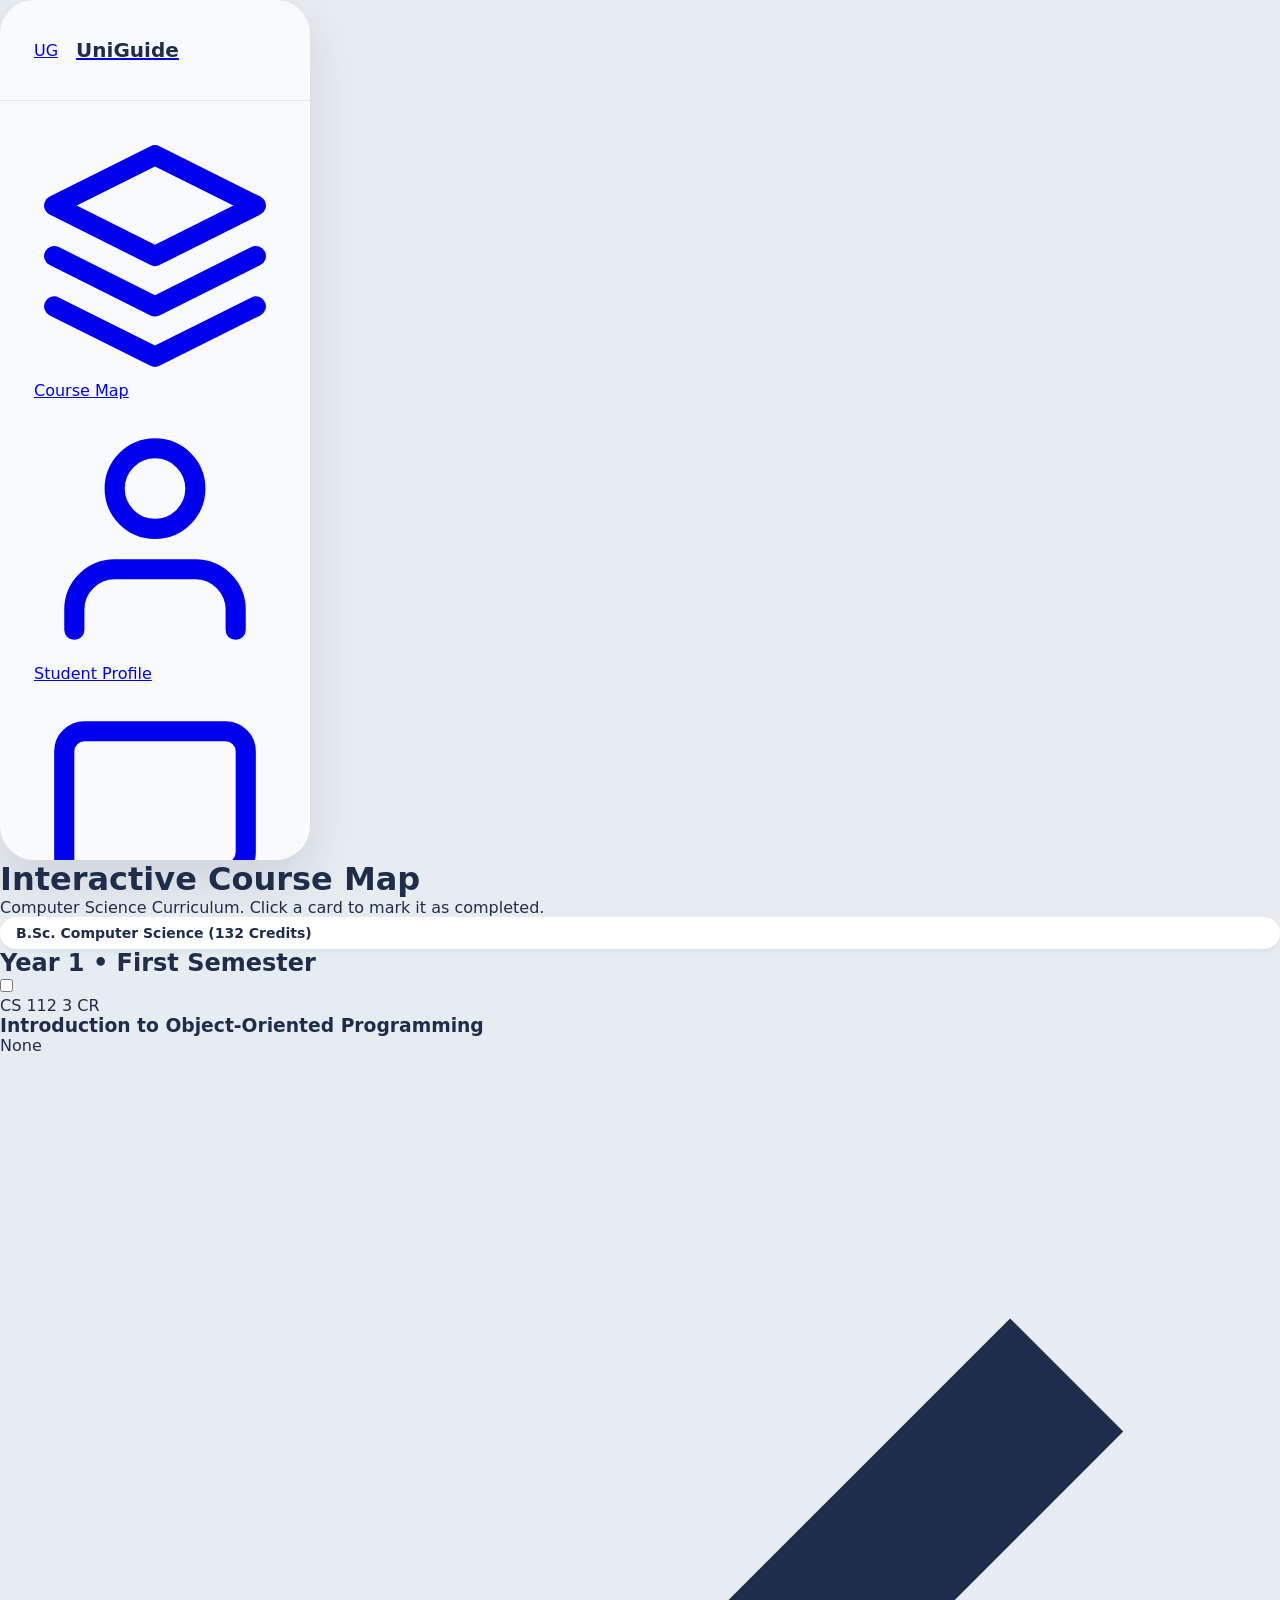
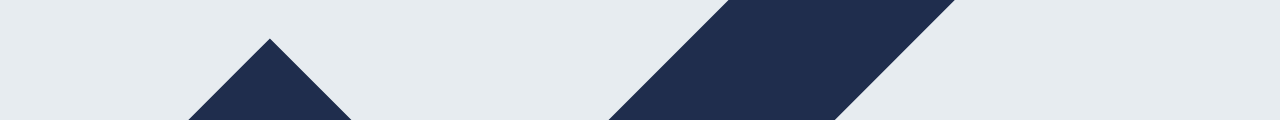
<file: courses.html>
<!DOCTYPE html>
<html lang="en">
<head>
    <meta charset="UTF-8">
    <meta name="viewport" content="width=device-width, initial-scale=1.0">
    <title>Course Map - UniGuide</title>
    <link rel="stylesheet" href="style.css">
</head>
<body>
    <div class="blob blob-1"></div>
    <div class="blob blob-2"></div>
    <div class="blob blob-3"></div>

    <div class="app-layout">
        <!-- Sidebar Navigation -->
        <aside class="sidebar glass-card">
            <a href="#" class="sidebar-brand">
                <div class="sidebar-logo">UG</div>
                <h2 style="font-size: 1.25rem; font-weight: 900;">UniGuide</h2>
            </a>

            <nav class="sidebar-nav">
                <a href="courses.html" class="nav-link active">
                    <svg viewBox="0 0 24 24" fill="none" stroke="currentColor" stroke-width="2" stroke-linecap="round" stroke-linejoin="round">
                        <polygon points="12 2 2 7 12 12 22 7 12 2"/>
                        <polyline points="2 17 12 22 22 17"/>
                        <polyline points="2 12 12 17 22 12"/>
                    </svg>
                    Course Map
                </a>
                <a href="profile.html" class="nav-link">
                    <svg viewBox="0 0 24 24" fill="none" stroke="currentColor" stroke-width="2" stroke-linecap="round" stroke-linejoin="round">
                        <path d="M20 21v-2a4 4 0 0 0-4-4H8a4 4 0 0 0-4 4v2"/>
                        <circle cx="12" cy="7" r="4"/>
                    </svg>
                    Student Profile
                </a>
                <a href="chatbot.html" class="nav-link">
                    <svg viewBox="0 0 24 24" fill="none" stroke="currentColor" stroke-width="2" stroke-linecap="round" stroke-linejoin="round">
                        <path d="M21 15a2 2 0 0 1-2 2H7l-4 4V5a2 2 0 0 1 2-2h14a2 2 0 0 1 2 2z"/>
                    </svg>
                    UniGuide Chat
                </a>
            </nav>

            <a href="index.html" class="logout-btn">Log Out</a>
        </aside>

        <!-- Main Content Area -->
        <main class="main-content">
            <header class="top-header glass-card">
                <div class="header-title">
                    <h1>Interactive Course Map</h1>
                    <p>Computer Science Curriculum. Click a card to mark it as completed.</p>
                </div>
                <div style="background: white; padding: 0.5rem 1rem; border-radius: 1rem; font-weight: 800; font-size: 0.875rem; color: var(--blue-primary); box-shadow: 0 4px 6px -1px rgba(0,0,0,0.05);">
                    B.Sc. Computer Science (132 Credits)
                </div>
            </header>

            <!-- Scrollable Timeline Map -->
            <div class="map-container glass-card">
                <div class="curriculum-timeline">
                    
                    <!-- Year 1 - Semester 1 -->
                    <div class="semester-col">
                        <h2>Year 1 • First Semester</h2>
                        
                        <input type="checkbox" id="cs112" class="hidden-check">
                        <label for="cs112" class="course-card">
                            <div class="course-header">
                                <span class="course-code">CS 112</span>
                                <span class="course-credits">3 CR</span>
                            </div>
                            <h3 class="course-title">Introduction to Object-Oriented Programming</h3>
                            <div class="course-prereq">None</div>
                            <div class="check-ring"><svg viewBox="0 0 24 24" fill="none" stroke="currentColor" stroke-width="3"><polyline points="20 6 9 17 4 12"/></svg></div>
                        </label>

                        <input type="checkbox" id="math101" class="hidden-check">
                        <label for="math101" class="course-card dept-math">
                            <div class="course-header">
                                <span class="course-code">MATH 101</span>
                                <span class="course-credits">3 CR</span>
                            </div>
                            <h3 class="course-title">Calculus I</h3>
                            <div class="course-prereq">None</div>
                            <div class="check-ring"><svg viewBox="0 0 24 24" fill="none" stroke="currentColor" stroke-width="3"><polyline points="20 6 9 17 4 12"/></svg></div>
                        </label>

                        <input type="checkbox" id="phy101" class="hidden-check">
                        <label for="phy101" class="course-card dept-phy">
                            <div class="course-header">
                                <span class="course-code">PHY 101</span>
                                <span class="course-credits">3 CR</span>
                            </div>
                            <h3 class="course-title">General Physics I</h3>
                            <div class="course-prereq">None</div>
                            <div class="check-ring"><svg viewBox="0 0 24 24" fill="none" stroke="currentColor" stroke-width="3"><polyline points="20 6 9 17 4 12"/></svg></div>
                        </label>

                        <input type="checkbox" id="eng112" class="hidden-check">
                        <label for="eng112" class="course-card dept-uni">
                            <div class="course-header"><span class="course-code">ENG 112</span><span class="course-credits">3 CR</span></div>
                            <h3 class="course-title">English Language II</h3>
                            <div class="course-prereq">ENG 099</div>
                            <div class="check-ring"><svg viewBox="0 0 24 24" fill="none" stroke="currentColor" stroke-width="3"><polyline points="20 6 9 17 4 12"/></svg></div>
                        </label>

                        <input type="checkbox" id="hss110" class="hidden-check">
                        <label for="hss110" class="course-card dept-uni">
                            <div class="course-header"><span class="course-code">HSS 110</span><span class="course-credits">3 CR</span></div>
                            <h3 class="course-title">Social Responsibility</h3>
                            <div class="course-prereq">None</div>
                            <div class="check-ring"><svg viewBox="0 0 24 24" fill="none" stroke="currentColor" stroke-width="3"><polyline points="20 6 9 17 4 12"/></svg></div>
                        </label>
                    </div>

                    <!-- Year 1 - Semester 2 -->
                    <div class="semester-col">
                        <h2>Year 1 • Second Semester</h2>
                        
                        <input type="checkbox" id="cs113" class="hidden-check">
                        <label for="cs113" class="course-card">
                            <div class="course-header"><span class="course-code">CS 113</span><span class="course-credits">3 CR</span></div>
                            <h3 class="course-title">Object-Oriented Programming (C++)</h3>
                            <div class="course-prereq">Pre: CS 112</div>
                            <div class="check-ring"><svg viewBox="0 0 24 24" fill="none" stroke="currentColor" stroke-width="3"><polyline points="20 6 9 17 4 12"/></svg></div>
                        </label>

                        <input type="checkbox" id="math102" class="hidden-check">
                        <label for="math102" class="course-card dept-math">
                            <div class="course-header"><span class="course-code">MATH 102</span><span class="course-credits">3 CR</span></div>
                            <h3 class="course-title">Calculus II</h3>
                            <div class="course-prereq">Pre: MATH 101</div>
                            <div class="check-ring"><svg viewBox="0 0 24 24" fill="none" stroke="currentColor" stroke-width="3"><polyline points="20 6 9 17 4 12"/></svg></div>
                        </label>

                        <input type="checkbox" id="phy102" class="hidden-check">
                        <label for="phy102" class="course-card dept-phy">
                            <div class="course-header"><span class="course-code">PHY 102</span><span class="course-credits">3 CR</span></div>
                            <h3 class="course-title">General Physics II</h3>
                            <div class="course-prereq">Pre: PHY 101</div>
                            <div class="check-ring"><svg viewBox="0 0 24 24" fill="none" stroke="currentColor" stroke-width="3"><polyline points="20 6 9 17 4 12"/></svg></div>
                        </label>

                        <input type="checkbox" id="math233" class="hidden-check">
                        <label for="math233" class="course-card dept-math">
                            <div class="course-header"><span class="course-code">MATH 233</span><span class="course-credits">3 CR</span></div>
                            <h3 class="course-title">Discrete Mathematics</h3>
                            <div class="course-prereq">None</div>
                            <div class="check-ring"><svg viewBox="0 0 24 24" fill="none" stroke="currentColor" stroke-width="3"><polyline points="20 6 9 17 4 12"/></svg></div>
                        </label>

                        <input type="checkbox" id="arab101" class="hidden-check">
                        <label for="arab101" class="course-card dept-uni">
                            <div class="course-header"><span class="course-code">ARAB 101</span><span class="course-credits">3 CR</span></div>
                            <h3 class="course-title">Arabic Language</h3>
                            <div class="course-prereq">ARAB 099</div>
                            <div class="check-ring"><svg viewBox="0 0 24 24" fill="none" stroke="currentColor" stroke-width="3"><polyline points="20 6 9 17 4 12"/></svg></div>
                        </label>
                    </div>

                    <!-- Year 2 - Semester 1 -->
                    <div class="semester-col">
                        <h2>Year 2 • First Semester</h2>
                        
                        <input type="checkbox" id="cs211" class="hidden-check">
                        <label for="cs211" class="course-card">
                            <div class="course-header"><span class="course-code">CS 211</span><span class="course-credits">3 CR</span></div>
                            <h3 class="course-title">Data Structures and Algorithms</h3>
                            <div class="course-prereq">Pre: CS 113 & MATH 233</div>
                            <div class="check-ring"><svg viewBox="0 0 24 24" fill="none" stroke="currentColor" stroke-width="3"><polyline points="20 6 9 17 4 12"/></svg></div>
                        </label>

                        <input type="checkbox" id="cs284" class="hidden-check">
                        <label for="cs284" class="course-card">
                            <div class="course-header"><span class="course-code">CS 284</span><span class="course-credits">3 CR</span></div>
                            <h3 class="course-title">Algorithm Design & Analysis</h3>
                            <div class="course-prereq">Pre: CS 211</div>
                            <div class="check-ring"><svg viewBox="0 0 24 24" fill="none" stroke="currentColor" stroke-width="3"><polyline points="20 6 9 17 4 12"/></svg></div>
                        </label>

                        <input type="checkbox" id="cpe252" class="hidden-check">
                        <label for="cpe252" class="course-card">
                            <div class="course-header"><span class="course-code">CPE 252</span><span class="course-credits">3 CR</span></div>
                            <h3 class="course-title">Computer Logic Design</h3>
                            <div class="course-prereq">None</div>
                            <div class="check-ring"><svg viewBox="0 0 24 24" fill="none" stroke="currentColor" stroke-width="3"><polyline points="20 6 9 17 4 12"/></svg></div>
                        </label>

                        <input type="checkbox" id="cis200" class="hidden-check">
                        <label for="cis200" class="course-card">
                            <div class="course-header"><span class="course-code">CIS 200</span><span class="course-credits">1 CR</span></div>
                            <h3 class="course-title">Professional & Ethical Issues</h3>
                            <div class="course-prereq">Pre: 30 Credits</div>
                            <div class="check-ring"><svg viewBox="0 0 24 24" fill="none" stroke="currentColor" stroke-width="3"><polyline points="20 6 9 17 4 12"/></svg></div>
                        </label>

                        <input type="checkbox" id="math241" class="hidden-check">
                        <label for="math241" class="course-card dept-math">
                            <div class="course-header"><span class="course-code">MATH 241</span><span class="course-credits">3 CR</span></div>
                            <h3 class="course-title">Linear Algebra I</h3>
                            <div class="course-prereq">Pre: MATH 101</div>
                            <div class="check-ring"><svg viewBox="0 0 24 24" fill="none" stroke="currentColor" stroke-width="3"><polyline points="20 6 9 17 4 12"/></svg></div>
                        </label>
                    </div>

                    <!-- Year 2 - Semester 2 -->
                    <div class="semester-col">
                        <h2>Year 2 • Second Semester</h2>
                        
                        <input type="checkbox" id="cs281" class="hidden-check">
                        <label for="cs281" class="course-card">
                            <div class="course-header"><span class="course-code">CS 281</span><span class="course-credits">3 CR</span></div>
                            <h3 class="course-title">Introduction to Web Programming</h3>
                            <div class="course-prereq">Pre: CS 113</div>
                            <div class="check-ring"><svg viewBox="0 0 24 24" fill="none" stroke="currentColor" stroke-width="3"><polyline points="20 6 9 17 4 12"/></svg></div>
                        </label>

                        <input type="checkbox" id="cs255" class="hidden-check">
                        <label for="cs255" class="course-card">
                            <div class="course-header"><span class="course-code">CS 255</span><span class="course-credits">3 CR</span></div>
                            <h3 class="course-title">Assembly Language</h3>
                            <div class="course-prereq">Pre: CPE 252 & CS 113</div>
                            <div class="check-ring"><svg viewBox="0 0 24 24" fill="none" stroke="currentColor" stroke-width="3"><polyline points="20 6 9 17 4 12"/></svg></div>
                        </label>

                        <input type="checkbox" id="cis221" class="hidden-check">
                        <label for="cis221" class="course-card">
                            <div class="course-header"><span class="course-code">CIS 221</span><span class="course-credits">3 CR</span></div>
                            <h3 class="course-title">Fundamentals of Database Systems</h3>
                            <div class="course-prereq">Pre: CS 211</div>
                            <div class="check-ring"><svg viewBox="0 0 24 24" fill="none" stroke="currentColor" stroke-width="3"><polyline points="20 6 9 17 4 12"/></svg></div>
                        </label>

                        <input type="checkbox" id="se230" class="hidden-check">
                        <label for="se230" class="course-card">
                            <div class="course-header"><span class="course-code">SE 230</span><span class="course-credits">3 CR</span></div>
                            <h3 class="course-title">Fundamentals of Software Engineering</h3>
                            <div class="course-prereq">Pre: CS 211</div>
                            <div class="check-ring"><svg viewBox="0 0 24 24" fill="none" stroke="currentColor" stroke-width="3"><polyline points="20 6 9 17 4 12"/></svg></div>
                        </label>

                        <input type="checkbox" id="stat201" class="hidden-check">
                        <label for="stat201" class="course-card dept-math">
                            <div class="course-header"><span class="course-code">STAT 201</span><span class="course-credits">3 CR</span></div>
                            <h3 class="course-title">Intro to Probability & Statistics</h3>
                            <div class="course-prereq">Pre: MATH 102</div>
                            <div class="check-ring"><svg viewBox="0 0 24 24" fill="none" stroke="currentColor" stroke-width="3"><polyline points="20 6 9 17 4 12"/></svg></div>
                        </label>
                    </div>

                    <!-- Year 3 - Semester 1 -->
                    <div class="semester-col">
                        <h2>Year 3 • First Semester</h2>
                        
                        <input type="checkbox" id="cs311" class="hidden-check">
                        <label for="cs311" class="course-card">
                            <div class="course-header"><span class="course-code">CS 311</span><span class="course-credits">3 CR</span></div>
                            <h3 class="course-title">Advanced Data Structures</h3>
                            <div class="course-prereq">Pre: CS 284</div>
                            <div class="check-ring"><svg viewBox="0 0 24 24" fill="none" stroke="currentColor" stroke-width="3"><polyline points="20 6 9 17 4 12"/></svg></div>
                        </label>

                        <input type="checkbox" id="cs318" class="hidden-check">
                        <label for="cs318" class="course-card">
                            <div class="course-header"><span class="course-code">CS 318</span><span class="course-credits">3 CR</span></div>
                            <h3 class="course-title">Human-Computer Interaction</h3>
                            <div class="course-prereq">Pre: CS 281</div>
                            <div class="check-ring"><svg viewBox="0 0 24 24" fill="none" stroke="currentColor" stroke-width="3"><polyline points="20 6 9 17 4 12"/></svg></div>
                        </label>

                        <input type="checkbox" id="cs351" class="hidden-check">
                        <label for="cs351" class="course-card">
                            <div class="course-header"><span class="course-code">CS 351</span><span class="course-credits">3 CR</span></div>
                            <h3 class="course-title">Computer Architecture</h3>
                            <div class="course-prereq">Pre: CS 255</div>
                            <div class="check-ring"><svg viewBox="0 0 24 24" fill="none" stroke="currentColor" stroke-width="3"><polyline points="20 6 9 17 4 12"/></svg></div>
                        </label>

                        <input type="checkbox" id="cs365" class="hidden-check">
                        <label for="cs365" class="course-card">
                            <div class="course-header"><span class="course-code">CS 365</span><span class="course-credits">3 CR</span></div>
                            <h3 class="course-title">Artificial Intelligence</h3>
                            <div class="course-prereq">Pre: CS 211</div>
                            <div class="check-ring"><svg viewBox="0 0 24 24" fill="none" stroke="currentColor" stroke-width="3"><polyline points="20 6 9 17 4 12"/></svg></div>
                        </label>

                        <input type="checkbox" id="elec1" class="hidden-check">
                        <label for="elec1" class="course-card dept-uni">
                            <div class="course-header"><span class="course-code">ELEC I</span><span class="course-credits">3 CR</span></div>
                            <h3 class="course-title">Department Elective I</h3>
                            <div class="course-prereq">Varies</div>
                            <div class="check-ring"><svg viewBox="0 0 24 24" fill="none" stroke="currentColor" stroke-width="3"><polyline points="20 6 9 17 4 12"/></svg></div>
                        </label>
                    </div>

                    <!-- Year 3 - Semester 2 -->
                    <div class="semester-col">
                        <h2>Year 3 • Second Semester</h2>
                        
                        <input type="checkbox" id="cs352" class="hidden-check">
                        <label for="cs352" class="course-card">
                            <div class="course-header"><span class="course-code">CS 352</span><span class="course-credits">3 CR</span></div>
                            <h3 class="course-title">Operating Systems</h3>
                            <div class="course-prereq">Pre: CS 351</div>
                            <div class="check-ring"><svg viewBox="0 0 24 24" fill="none" stroke="currentColor" stroke-width="3"><polyline points="20 6 9 17 4 12"/></svg></div>
                        </label>

                        <input type="checkbox" id="cs342" class="hidden-check">
                        <label for="cs342" class="course-card">
                            <div class="course-header"><span class="course-code">CS 342</span><span class="course-credits">3 CR</span></div>
                            <h3 class="course-title">Computer Networks</h3>
                            <div class="course-prereq">Pre: CS 351</div>
                            <div class="check-ring"><svg viewBox="0 0 24 24" fill="none" stroke="currentColor" stroke-width="3"><polyline points="20 6 9 17 4 12"/></svg></div>
                        </label>

                        <input type="checkbox" id="cs376" class="hidden-check">
                        <label for="cs376" class="course-card">
                            <div class="course-header"><span class="course-code">CS 376</span><span class="course-credits">3 CR</span></div>
                            <h3 class="course-title">Software Construction</h3>
                            <div class="course-prereq">Pre: SE 230</div>
                            <div class="check-ring"><svg viewBox="0 0 24 24" fill="none" stroke="currentColor" stroke-width="3"><polyline points="20 6 9 17 4 12"/></svg></div>
                        </label>

                        <input type="checkbox" id="eng212" class="hidden-check">
                        <label for="eng212" class="course-card dept-uni">
                            <div class="course-header"><span class="course-code">ENG 212</span><span class="course-credits">3 CR</span></div>
                            <h3 class="course-title">Communication Skills</h3>
                            <div class="course-prereq">Pre: ENG 112</div>
                            <div class="check-ring"><svg viewBox="0 0 24 24" fill="none" stroke="currentColor" stroke-width="3"><polyline points="20 6 9 17 4 12"/></svg></div>
                        </label>

                        <input type="checkbox" id="elec2" class="hidden-check">
                        <label for="elec2" class="course-card dept-uni">
                            <div class="course-header"><span class="course-code">ELEC II</span><span class="course-credits">3 CR</span></div>
                            <h3 class="course-title">Department Elective II</h3>
                            <div class="course-prereq">Varies</div>
                            <div class="check-ring"><svg viewBox="0 0 24 24" fill="none" stroke="currentColor" stroke-width="3"><polyline points="20 6 9 17 4 12"/></svg></div>
                        </label>
                    </div>

                    <!-- Year 4 - Semester 1 -->
                    <div class="semester-col">
                        <h2>Year 4 • First Semester</h2>
                        
                        <input type="checkbox" id="cs491" class="hidden-check">
                        <label for="cs491" class="course-card">
                            <div class="course-header"><span class="course-code">CS 491</span><span class="course-credits">1 CR</span></div>
                            <h3 class="course-title">Graduation Project I</h3>
                            <div class="course-prereq">Pre: 90 Credits</div>
                            <div class="check-ring"><svg viewBox="0 0 24 24" fill="none" stroke="currentColor" stroke-width="3"><polyline points="20 6 9 17 4 12"/></svg></div>
                        </label>

                        <input type="checkbox" id="cs420" class="hidden-check">
                        <label for="cs420" class="course-card">
                            <div class="course-header"><span class="course-code">CS 420</span><span class="course-credits">3 CR</span></div>
                            <h3 class="course-title">Compiler Design</h3>
                            <div class="course-prereq">Pre: CS 351</div>
                            <div class="check-ring"><svg viewBox="0 0 24 24" fill="none" stroke="currentColor" stroke-width="3"><polyline points="20 6 9 17 4 12"/></svg></div>
                        </label>

                        <input type="checkbox" id="cs450" class="hidden-check">
                        <label for="cs450" class="course-card">
                            <div class="course-header"><span class="course-code">CS 450</span><span class="course-credits">3 CR</span></div>
                            <h3 class="course-title">Distributed Systems</h3>
                            <div class="course-prereq">Pre: CS 342 & CS 352</div>
                            <div class="check-ring"><svg viewBox="0 0 24 24" fill="none" stroke="currentColor" stroke-width="3"><polyline points="20 6 9 17 4 12"/></svg></div>
                        </label>

                        <input type="checkbox" id="cs490" class="hidden-check">
                        <label for="cs490" class="course-card">
                            <div class="course-header"><span class="course-code">CS 490</span><span class="course-credits">3 CR</span></div>
                            <h3 class="course-title">Practical Training</h3>
                            <div class="course-prereq">Pre: 90 Credits</div>
                            <div class="check-ring"><svg viewBox="0 0 24 24" fill="none" stroke="currentColor" stroke-width="3"><polyline points="20 6 9 17 4 12"/></svg></div>
                        </label>

                        <input type="checkbox" id="elec3" class="hidden-check">
                        <label for="elec3" class="course-card dept-uni">
                            <div class="course-header"><span class="course-code">ELEC III</span><span class="course-credits">3 CR</span></div>
                            <h3 class="course-title">Department Elective III</h3>
                            <div class="course-prereq">Varies</div>
                            <div class="check-ring"><svg viewBox="0 0 24 24" fill="none" stroke="currentColor" stroke-width="3"><polyline points="20 6 9 17 4 12"/></svg></div>
                        </label>
                    </div>

                    <!-- Year 4 - Semester 2 -->
                    <div class="semester-col">
                        <h2>Year 4 • Second Semester</h2>
                        
                        <input type="checkbox" id="cs492" class="hidden-check">
                        <label for="cs492" class="course-card">
                            <div class="course-header"><span class="course-code">CS 492</span><span class="course-credits">2 CR</span></div>
                            <h3 class="course-title">Graduation Project II</h3>
                            <div class="course-prereq">Pre: CS 491</div>
                            <div class="check-ring"><svg viewBox="0 0 24 24" fill="none" stroke="currentColor" stroke-width="3"><polyline points="20 6 9 17 4 12"/></svg></div>
                        </label>

                        <input type="checkbox" id="cs475" class="hidden-check">
                        <label for="cs475" class="course-card">
                            <div class="course-header"><span class="course-code">CS 475</span><span class="course-credits">3 CR</span></div>
                            <h3 class="course-title">Computer Security</h3>
                            <div class="course-prereq">Pre: CS 342</div>
                            <div class="check-ring"><svg viewBox="0 0 24 24" fill="none" stroke="currentColor" stroke-width="3"><polyline points="20 6 9 17 4 12"/></svg></div>
                        </label>

                        <input type="checkbox" id="elec4" class="hidden-check">
                        <label for="elec4" class="course-card dept-uni">
                            <div class="course-header"><span class="course-code">ELEC IV</span><span class="course-credits">3 CR</span></div>
                            <h3 class="course-title">Department Elective IV</h3>
                            <div class="course-prereq">Varies</div>
                            <div class="check-ring"><svg viewBox="0 0 24 24" fill="none" stroke="currentColor" stroke-width="3"><polyline points="20 6 9 17 4 12"/></svg></div>
                        </label>

                        <input type="checkbox" id="free1" class="hidden-check">
                        <label for="free1" class="course-card dept-uni">
                            <div class="course-header"><span class="course-code">FREE I</span><span class="course-credits">3 CR</span></div>
                            <h3 class="course-title">Free University Elective I</h3>
                            <div class="course-prereq">None</div>
                            <div class="check-ring"><svg viewBox="0 0 24 24" fill="none" stroke="currentColor" stroke-width="3"><polyline points="20 6 9 17 4 12"/></svg></div>
                        </label>

                        <input type="checkbox" id="free2" class="hidden-check">
                        <label for="free2" class="course-card dept-uni">
                            <div class="course-header"><span class="course-code">FREE II</span><span class="course-credits">3 CR</span></div>
                            <h3 class="course-title">Free University Elective II</h3>
                            <div class="course-prereq">None</div>
                            <div class="check-ring"><svg viewBox="0 0 24 24" fill="none" stroke="currentColor" stroke-width="3"><polyline points="20 6 9 17 4 12"/></svg></div>
                        </label>
                    </div>

                </div>
            </div>
        </main>
    </div>
</body>
</html>
</file>
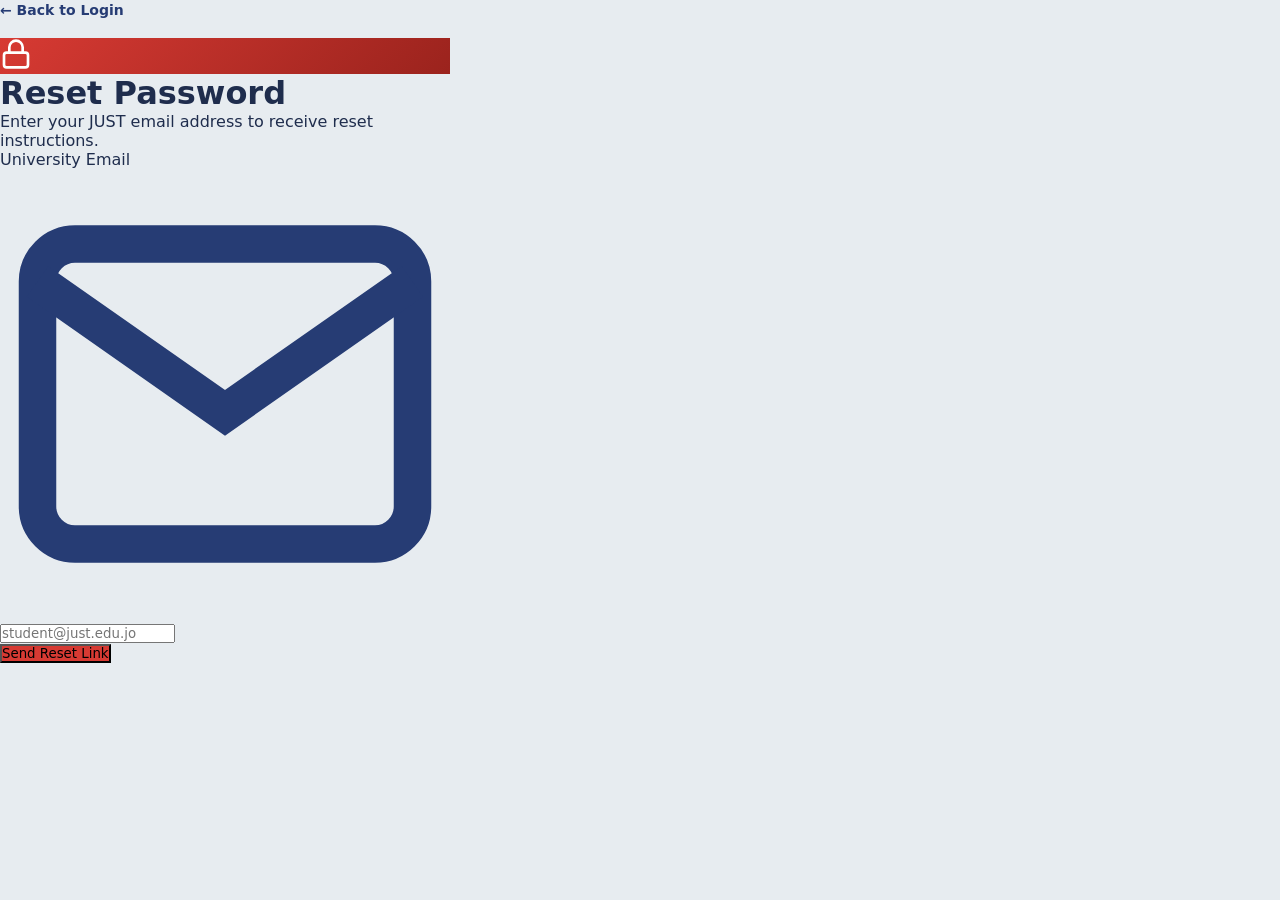
<file: forgot password.html>
<!DOCTYPE html>
<html lang="en">

<head>
    <meta charset="UTF-8">
    <meta name="viewport" content="width=device-width, initial-scale=1.0">
    <title>Forgot Password - UniGuide</title>
    <link rel="stylesheet" href="style.css">
</head>

<body>
    <div class="bg-blob blob-1" style="background-color: var(--accent); right: 20%; left: auto;"></div>
    <div class="bg-blob blob-2" style="background-color: var(--primary); left: 20%; right: auto;"></div>

    <div class="auth-container">
        <div style="width: 100%; max-width: 450px;">
            <a href="login.html"
                style="display: inline-block; margin-bottom: 20px; color: var(--primary); text-decoration: none; font-weight: 800; font-size: 14px;">
                ← Back to Login
            </a>

            <div class="glass-panel auth-card">
                <div class="auth-card-accent-line"
                    style="background: linear-gradient(90deg, var(--accent), var(--primary));"></div>

                <div class="auth-header">
                    <div class="auth-icon" style="background: linear-gradient(135deg, var(--accent), #9B231D);">
                        <svg width="32" height="32" viewBox="0 0 24 24" fill="none" stroke="white" stroke-width="2"
                            stroke-linecap="round" stroke-linejoin="round">
                            <rect x="3" y="11" width="18" height="11" rx="2" ry="2"></rect>
                            <path d="M7 11V7a5 5 0 0 1 10 0v4"></path>
                        </svg>
                    </div>
                    <h1>Reset Password</h1>
                    <p>Enter your JUST email address to receive reset instructions.</p>
                </div>

                <form id="forgotForm">
                    <div class="form-group">
                        <label for="resetEmail">University Email</label>
                        <div class="input-wrapper">
                            <svg class="input-icon" viewBox="0 0 24 24" fill="none" stroke="#263C74" stroke-width="2">
                                <path d="M4 4h16c1.1 0 2 .9 2 2v12c0 1.1-.9 2-2 2H4c-1.1 0-2-.9-2-2V6c0-1.1.9-2 2-2z" />
                                <polyline points="22,6 12,13 2,6" />
                            </svg>
                            <input type="email" id="resetEmail" placeholder="student@just.edu.jo" required>
                        </div>
                    </div>
                    <button type="submit" class="btn-primary" style="background-color: var(--accent);">Send Reset
                        Link</button>
                </form>
            </div>
        </div>
    </div>
</body>

</html>
</file>
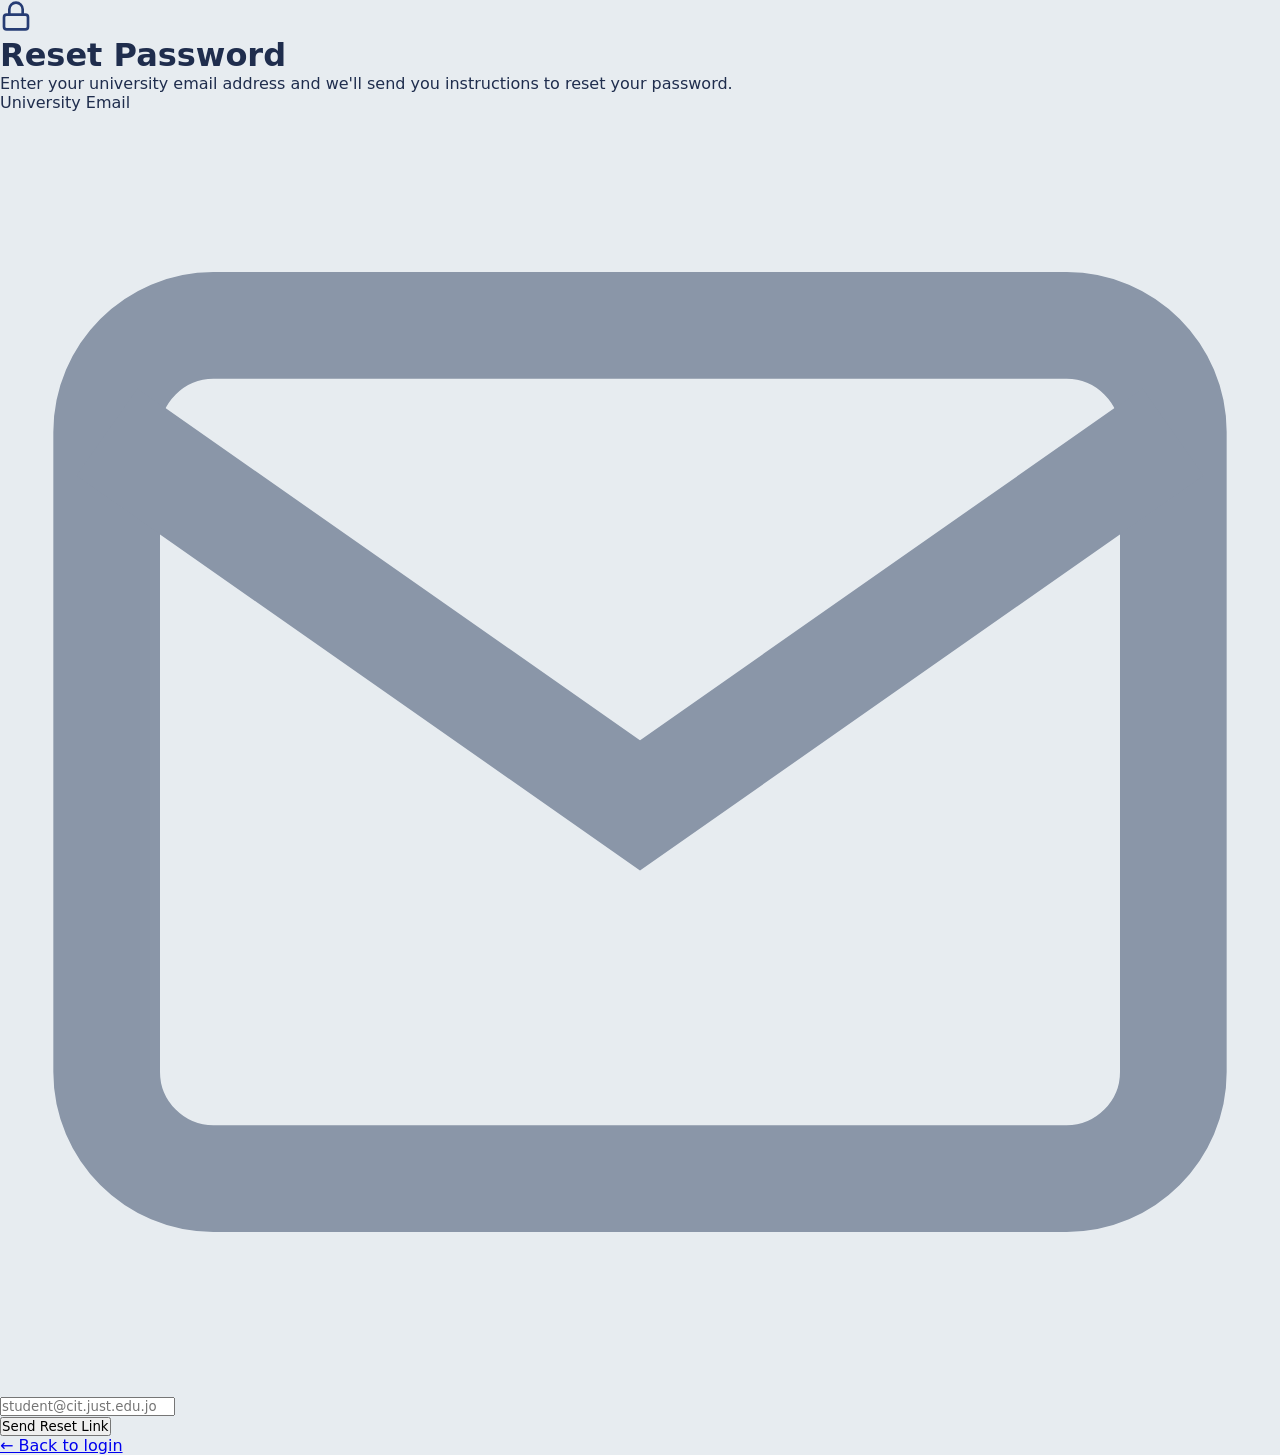
<file: forgot-password.html>
<!DOCTYPE html>
<html lang="en">
<head>
  <meta charset="UTF-8" />
  <meta name="viewport" content="width=device-width, initial-scale=1.0" />
  <title>Forgot Password - UniGuide</title>
  <link rel="stylesheet" href="style.css" />
</head>

<body class="forgot-page">
  <main class="forgot-container">
    <div class="forgot-card">

      <div class="auth-icon">
        <svg width="32" height="32" viewBox="0 0 24 24" fill="none" stroke="#263C74" stroke-width="2"
          stroke-linecap="round" stroke-linejoin="round">
          <rect x="3" y="11" width="18" height="11" rx="2" ry="2"></rect>
          <path d="M7 11V7a5 5 0 0 1 10 0v4"></path>
        </svg>
      </div>

      <h1>Reset Password</h1>
      <p>Enter your university email address and we'll send you instructions to reset your password.</p>

      <form>
        <div class="form-group">
          <label for="resetEmail">University Email</label>

          <div class="input-wrapper">
            <svg class="input-icon" viewBox="0 0 24 24" fill="none" stroke="#8A96A8" stroke-width="2">
              <path d="M4 4h16c1.1 0 2 .9 2 2v12c0 1.1-.9 2-2 2H4c-1.1 0-2-.9-2-2V6c0-1.1.9-2 2-2z" />
              <polyline points="22,6 12,13 2,6" />
            </svg>

            <input type="email" id="resetEmail" placeholder="student@cit.just.edu.jo" required />
          </div>
        </div>

        <button type="submit" class="reset-btn">Send Reset Link</button>
      </form>

      <a href="index.html" class="back-link">← Back to login</a>

    </div>
  </main>
</body>
</html>
</file>
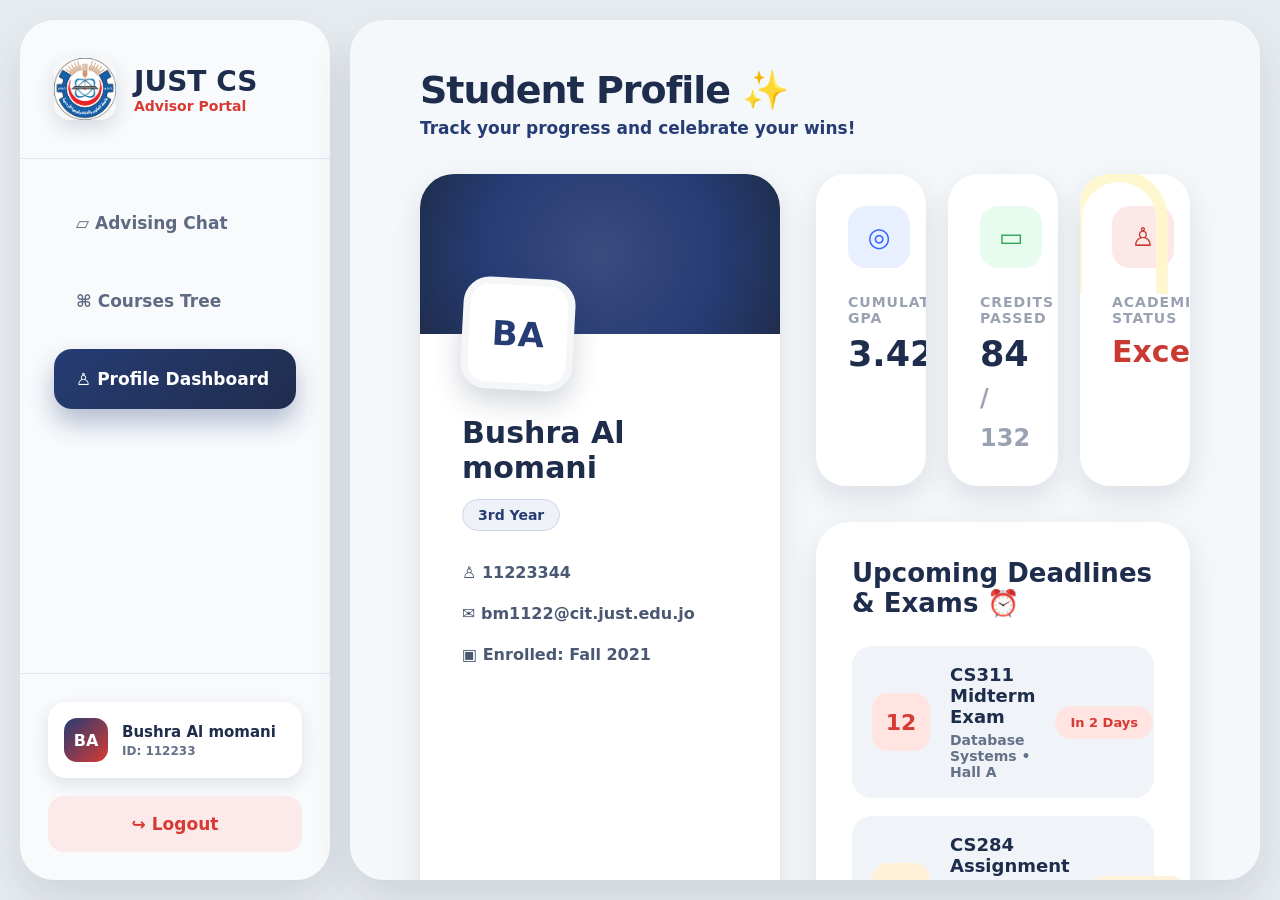
<file: profile.html>
<!DOCTYPE html>
<html lang="en">
<head>
  <meta charset="UTF-8" />
  <meta name="viewport" content="width=device-width, initial-scale=1.0" />
  <title>Profile - UniGuide</title>
  <link rel="stylesheet" href="style.css" />
</head>

<body class="app-body">

  <aside class="sidebar">
    <div>
      <div class="sidebar-brand">
        <div class="logo-box">
          <img src="logo.jpeg" alt="JUST CS Logo">
        </div>
        <div>
          <h2>JUST CS</h2>
          <p>Advisor Portal</p>
        </div>
      </div>

      <nav class="sidebar-nav">
        <a href="chatbot.html" class="nav-item">▱ Advising Chat</a>
        <a href="courses.html" class="nav-item">⌘ Courses Tree</a>
        <a href="profile.html" class="nav-item active">♙ Profile Dashboard</a>
      </nav>
    </div>

    <div class="sidebar-bottom">
      <div class="mini-profile">
        <div class="mini-avatar">BA</div>
        <div>
          <h4>Bushra Al momani</h4>
          <p>ID: 112233</p>
        </div>
      </div>

      <a href="index.html" class="logout-btn">↪ Logout</a>
    </div>
  </aside>

  <main class="main-content profile-page">
    <div class="profile-title">
      <h1>Student Profile ✨</h1>
      <p>Track your progress and celebrate your wins!</p>
    </div>

    <section class="profile-dashboard">

      <div class="student-card">
        <div class="student-cover">
          <div class="student-avatar">BA</div>
        </div>

        <div class="student-info">
          <h2>Bushra Al momani</h2>
          <span class="student-year">3rd Year</span>

          <p>♙ 11223344</p>
          <p>✉ bm1122@cit.just.edu.jo</p>
          <p>▣ Enrolled: Fall 2021</p>
        </div>
      </div>

      <div class="profile-right">
        <div class="profile-stats">
          <div class="profile-stat-card">
            <div class="stat-icon blue">◎</div>
            <p>CUMULATIVE GPA</p>
            <h3>3.42</h3>
          </div>

          <div class="profile-stat-card">
            <div class="stat-icon green">▭</div>
            <p>CREDITS PASSED</p>
            <h3>84 <span>/ 132</span></h3>
          </div>

          <div class="profile-stat-card ribbon-card">
            <div class="stat-icon red">♙</div>
            <p>ACADEMIC STATUS</p>
            <h3 class="excellent">Excellent</h3>
          </div>
        </div>

        <div class="deadlines-card">
          <h2>Upcoming Deadlines & Exams ⏰</h2>

          <div class="deadline-item">
            <div class="deadline-date red-date">12</div>
            <div>
              <h4>CS311 Midterm Exam</h4>
              <p>Database Systems • Hall A</p>
            </div>
            <span class="red-tag">In 2 Days</span>
          </div>

          <div class="deadline-item">
            <div class="deadline-date orange-date">15</div>
            <div>
              <h4>CS284 Assignment 3</h4>
              <p>Analysis of Algorithms • e-Learning</p>
            </div>
            <span class="orange-tag">In 5 Days</span>
          </div>

          <div class="deadline-item">
            <div class="deadline-date blue-date">22</div>
            <div>
              <h4>SE320 Project Proposal</h4>
              <p>System Analysis • Group Submission</p>
            </div>
            <span class="blue-tag">Next Week</span>
          </div>
        </div>
      </div>

    </section>
  </main>

</body>
</html>
</file>
<file: style.css>
:root {
  --primary: #263C74;
  --secondary: #1F2D4D;
  --accent: #D73A33;
  --bg: #E7ECF0;
  --white: #FFFFFF;
  --muted: #657089;
}

* {
  box-sizing: border-box;
  margin: 0;
  padding: 0;
  font-family: system-ui, -apple-system, BlinkMacSystemFont, "Segoe UI", sans-serif;
}

body {
  background: var(--bg);
  color: var(--secondary);
}

/* ===== APP LAYOUT ===== */

.app-body {
  min-height: 100vh;
  display: flex;
  gap: 20px;
  padding: 20px;
  overflow: hidden;
}

/* ===== SIDEBAR ===== */

.sidebar {
  width: 310px;
  height: calc(100vh - 40px);
  background: #F8FAFC;
  border-radius: 34px;
  box-shadow: 0 20px 45px rgba(31, 45, 77, 0.12);
  display: flex;
  flex-direction: column;
  justify-content: space-between;
  overflow: hidden;
}

.sidebar-brand {
  display: flex;
  align-items: center;
  gap: 18px;
  padding: 38px 34px;
  border-bottom: 1px solid #E0E6EF;
}

.logo-box {
  width: 62px;
  height: 62px;
  background: white;
  border-radius: 16px;
  box-shadow: 0 8px 20px rgba(31, 45, 77, 0.15);
  display: flex;
  align-items: center;
  justify-content: center;
  overflow: hidden;
}

.logo-box img {
  width: 100%;
  height: 100%;
  object-fit: cover;
}

.sidebar-brand h2 {
  font-size: 28px;
  font-weight: 900;
  color: var(--secondary);
}

.sidebar-brand p {
  color: var(--accent);
  font-weight: 900;
  font-size: 14px;
}

.sidebar-nav {
  padding: 34px;
  display: flex;
  flex-direction: column;
  gap: 18px;
}

.nav-item {
  text-decoration: none;
  color: #5F6A83;
  font-weight: 800;
  font-size: 17px;
  padding: 20px 22px;
  border-radius: 18px;
  transition: 0.25s ease;
}

.nav-item:hover {
  background: white;
  color: var(--primary);
}

.nav-item.active {
  background: linear-gradient(135deg, #263C74, #1F2D4D);
  color: white;
  box-shadow: 0 14px 26px rgba(38, 60, 116, 0.32);
}

.sidebar-bottom {
  padding: 28px;
  border-top: 1px solid #E0E6EF;
}

.mini-profile {
  background: white;
  border-radius: 18px;
  padding: 16px;
  display: flex;
  align-items: center;
  gap: 14px;
  box-shadow: 0 6px 18px rgba(31, 45, 77, 0.12);
  margin-bottom: 18px;
}

.mini-avatar {
  width: 44px;
  height: 44px;
  border-radius: 13px;
  background: linear-gradient(135deg, #263C74, #D73A33);
  color: white;
  display: flex;
  align-items: center;
  justify-content: center;
  font-weight: 900;
}

.mini-profile h4 {
  font-size: 15px;
  color: var(--secondary);
  margin-bottom: 3px;
}

.mini-profile p {
  font-size: 12px;
  color: #657089;
  font-weight: 700;
}

.logout-btn {
  display: block;
  text-align: center;
  background: #FCEAEA;
  color: var(--accent);
  text-decoration: none;
  padding: 18px;
  border-radius: 16px;
  font-weight: 900;
  font-size: 17px;
}

/* ===== MAIN CONTENT ===== */

.main-content {
  flex: 1;
  height: calc(100vh - 40px);
  overflow: hidden;
}

/* ===== PROFILE PAGE ===== */

.profile-page {
  background: #F5F8FA;
  border-radius: 34px;
  box-shadow: 0 20px 45px rgba(31, 45, 77, 0.12);
  padding: 48px 70px;
}

.profile-title {
  margin-bottom: 36px;
}

.profile-title h1 {
  font-size: 38px;
  font-weight: 900;
  color: var(--secondary);
  letter-spacing: -1px;
}

.profile-title p {
  font-size: 17px;
  color: #263C74;
  font-weight: 800;
  margin-top: 6px;
}

.profile-dashboard {
  display: grid;
  grid-template-columns: 360px 1fr;
  gap: 36px;
}

/* ===== STUDENT CARD ===== */

.student-card {
  background: white;
  border-radius: 34px;
  overflow: hidden;
  box-shadow: 0 12px 30px rgba(31, 45, 77, 0.12);
  min-height: 570px;
}

.student-cover {
  height: 160px;
  background: radial-gradient(circle at center, #3A4B7F 0%, #263C74 60%, #1F2D4D 100%);
  position: relative;
}

.student-avatar {
  width: 112px;
  height: 112px;
  background: white;
  color: var(--primary);
  border-radius: 26px;
  position: absolute;
  left: 42px;
  bottom: -56px;
  display: flex;
  align-items: center;
  justify-content: center;
  font-size: 34px;
  font-weight: 900;
  transform: rotate(3deg);
  box-shadow: 0 12px 28px rgba(31, 45, 77, 0.2);
  border: 7px solid #F4F6F8;
}

.student-info {
  padding: 82px 42px 34px;
}

.student-info h2 {
  color: var(--secondary);
  font-size: 30px;
  font-weight: 900;
  line-height: 1.15;
  margin-bottom: 14px;
}

.student-year {
  display: inline-block;
  background: #EEF2F8;
  border: 1px solid #CED7E6;
  color: var(--primary);
  padding: 7px 15px;
  border-radius: 999px;
  font-size: 14px;
  font-weight: 900;
  margin-bottom: 32px;
}

.student-info p {
  color: #4B5872;
  font-size: 16px;
  font-weight: 700;
  margin-bottom: 22px;
}

/* ===== RIGHT SIDE ===== */

.profile-right {
  min-width: 0;
}

.profile-stats {
  display: grid;
  grid-template-columns: repeat(3, 1fr);
  gap: 22px;
  margin-bottom: 36px;
}

.profile-stat-card {
  background: white;
  border-radius: 30px;
  min-height: 215px;
  padding: 32px;
  box-shadow: 0 12px 30px rgba(31, 45, 77, 0.12);
  position: relative;
  overflow: hidden;
}

.stat-icon {
  width: 62px;
  height: 62px;
  border-radius: 18px;
  display: flex;
  align-items: center;
  justify-content: center;
  font-size: 26px;
  font-weight: 900;
  margin-bottom: 26px;
}

.blue {
  background: #E8F0FF;
  color: #3366FF;
}

.green {
  background: #E7FBEF;
  color: #31A95A;
}

.red {
  background: #FCE8E6;
  color: #C93B32;
}

.profile-stat-card p {
  color: #9AA1B2;
  font-size: 14px;
  font-weight: 900;
  letter-spacing: 1px;
  margin-bottom: 8px;
}

.profile-stat-card h3 {
  color: var(--secondary);
  font-size: 35px;
  font-weight: 900;
}

.profile-stat-card h3 span {
  color: #9AA1B2;
  font-size: 24px;
}

.excellent {
  color: #C93B32 !important;
  font-size: 30px !important;
}

.ribbon-card::after {
  content: "";
  position: absolute;
  right: 22px;
  top: -4px;
  width: 74px;
  height: 112px;
  border: 12px solid #FFF7CB;
  border-bottom: 0;
  border-radius: 999px 999px 0 0;
  opacity: 0.9;
}

/* ===== DEADLINES ===== */

.deadlines-card {
  background: white;
  border-radius: 34px;
  padding: 36px;
  box-shadow: 0 12px 30px rgba(31, 45, 77, 0.12);
  max-height: 420px;
  overflow-y: auto;
}

.deadlines-card h2 {
  color: var(--secondary);
  font-size: 26px;
  font-weight: 900;
  margin-bottom: 28px;
}

.deadline-item {
  display: flex;
  align-items: center;
  gap: 20px;
  background: #F0F3F7;
  border-radius: 20px;
  padding: 18px 20px;
  margin-bottom: 18px;
}

.deadline-date {
  width: 58px;
  height: 58px;
  border-radius: 16px;
  display: flex;
  align-items: center;
  justify-content: center;
  font-size: 22px;
  font-weight: 900;
  flex-shrink: 0;
}

.red-date {
  background: #FFE4E2;
  color: #D73A33;
}

.orange-date {
  background: #FFF1D8;
  color: #F97316;
}

.blue-date {
  background: #E8F0FF;
  color: #263C74;
}

.deadline-item div:nth-child(2) {
  flex: 1;
}

.deadline-item h4 {
  color: var(--secondary);
  font-size: 18px;
  font-weight: 900;
  margin-bottom: 5px;
}

.deadline-item p {
  color: #657089;
  font-size: 14px;
  font-weight: 600;
}

.deadline-item span {
  padding: 9px 15px;
  border-radius: 999px;
  font-size: 13px;
  font-weight: 900;
  white-space: nowrap;
}

.red-tag {
  background: #FFE4E2;
  color: #D73A33;
}

.orange-tag {
  background: #FFF1D8;
  color: #F97316;
}

.blue-tag {
  background: #E8F0FF;
  color: #263C74;
}
</file>
